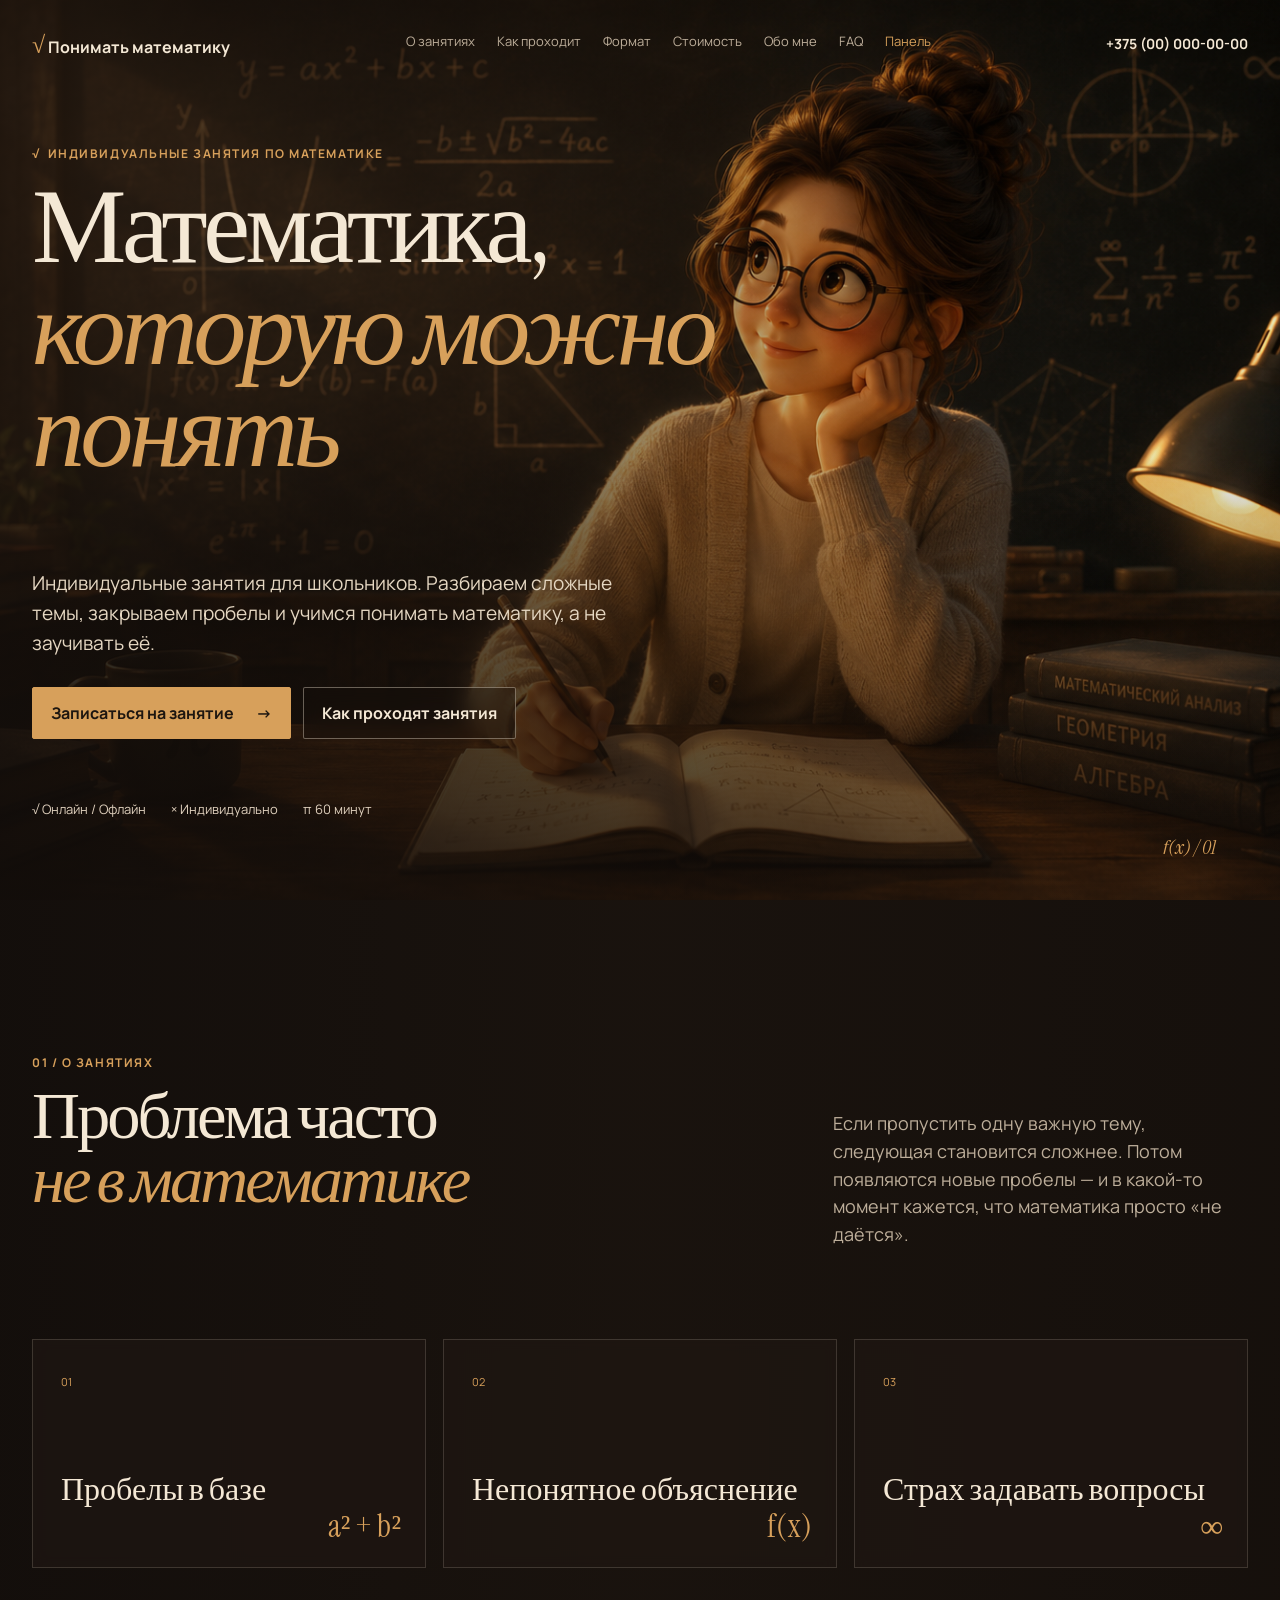
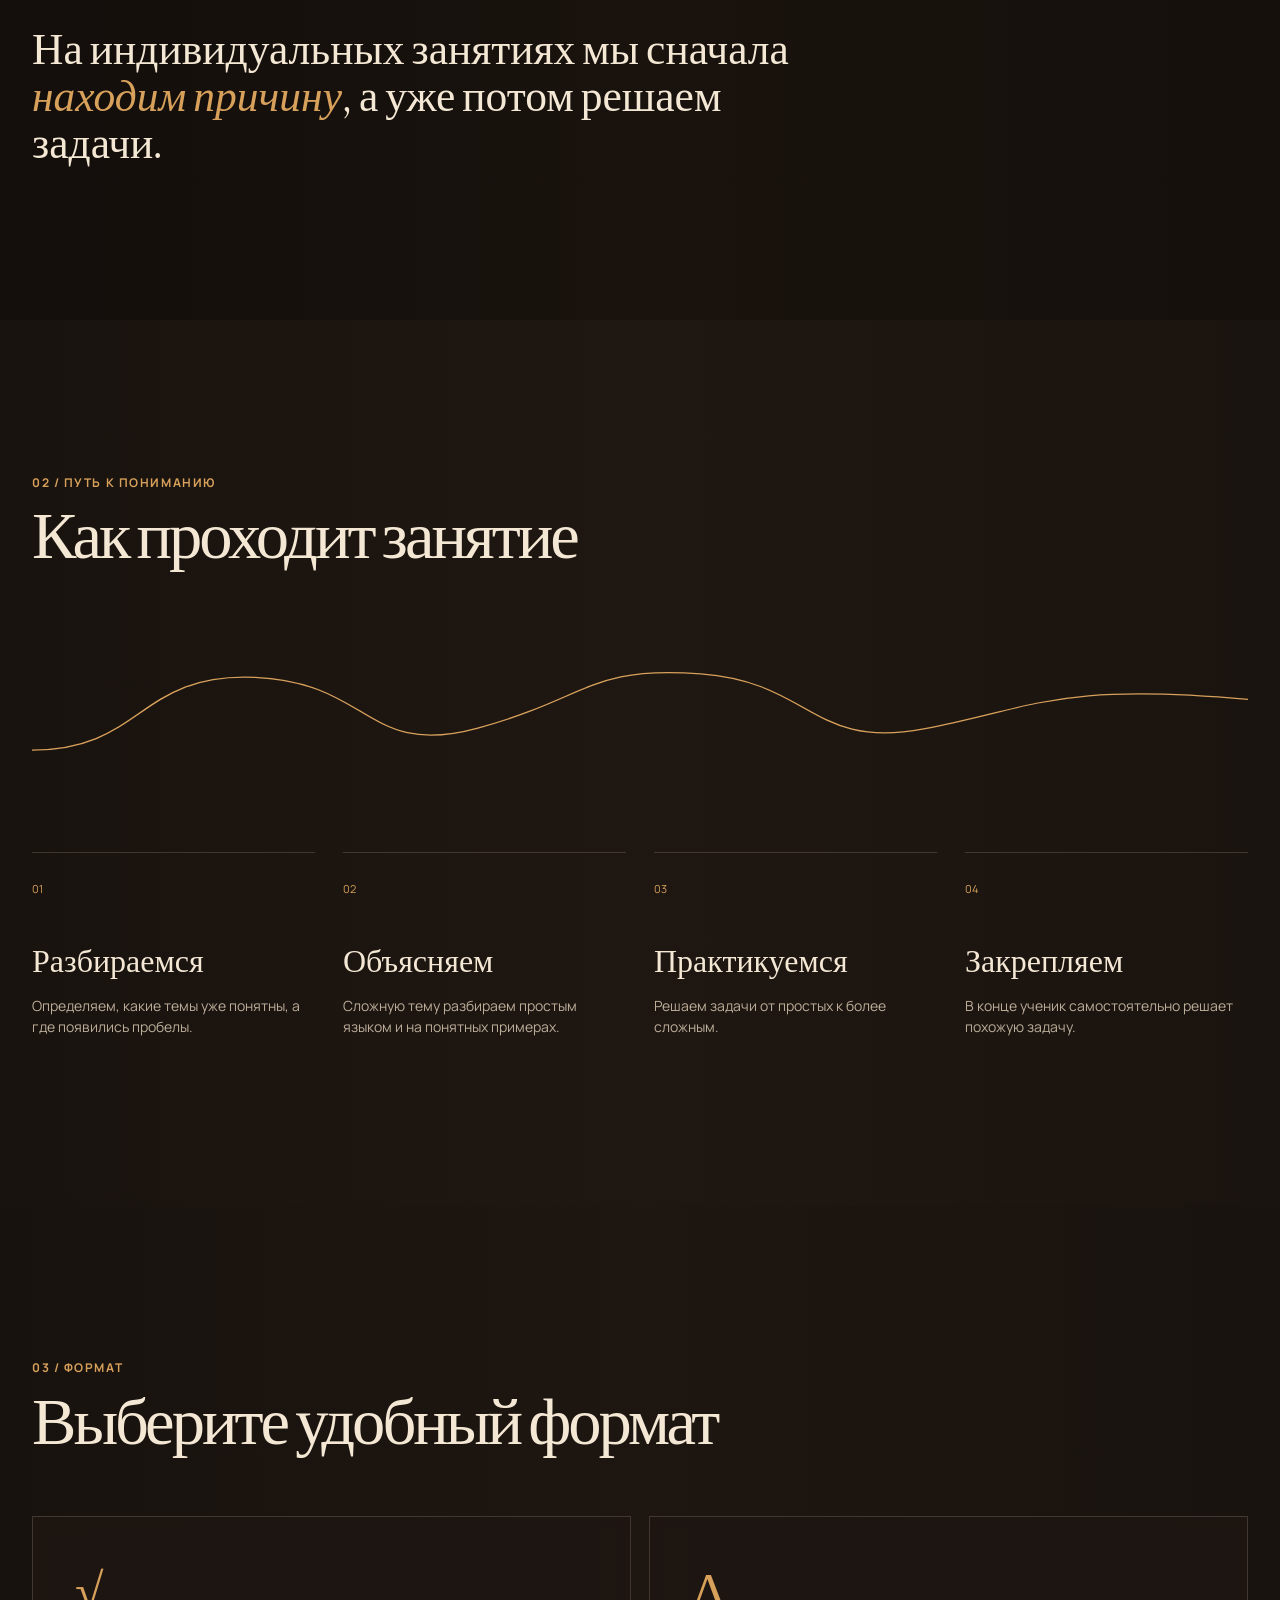
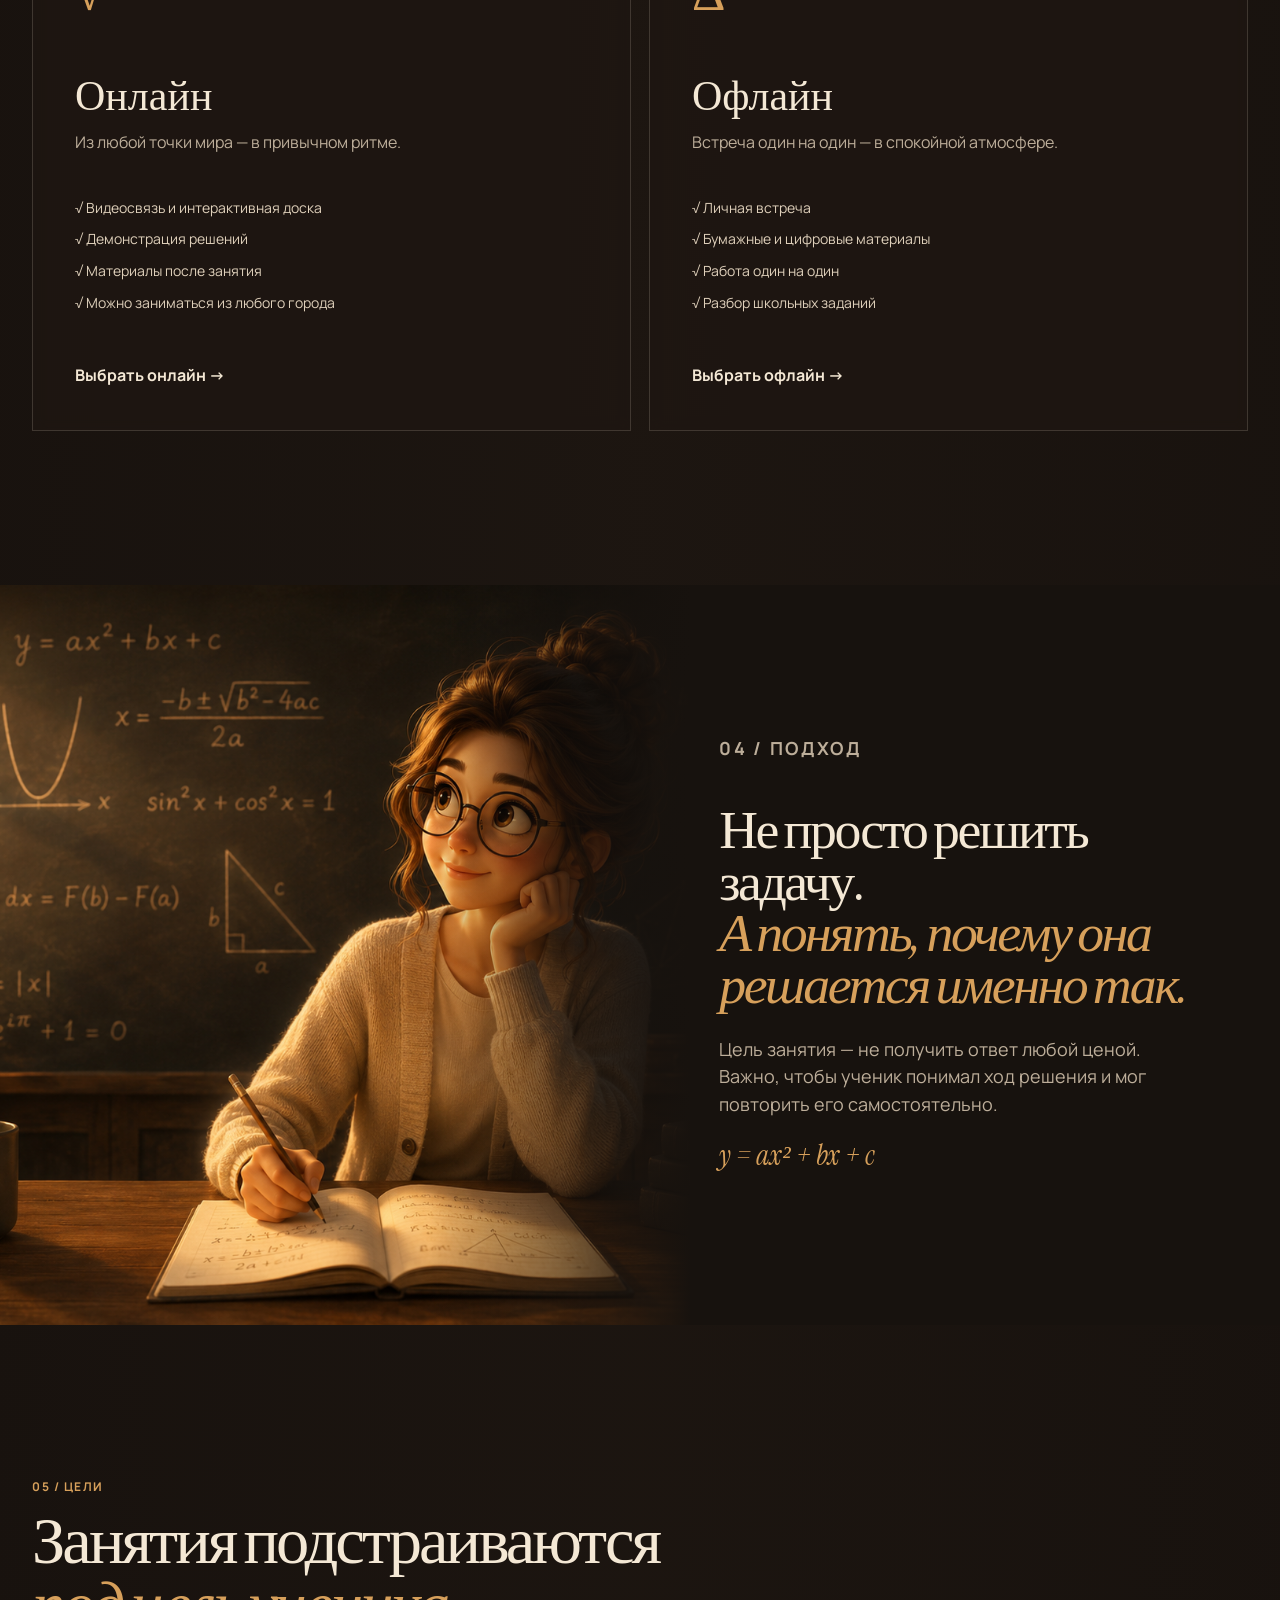
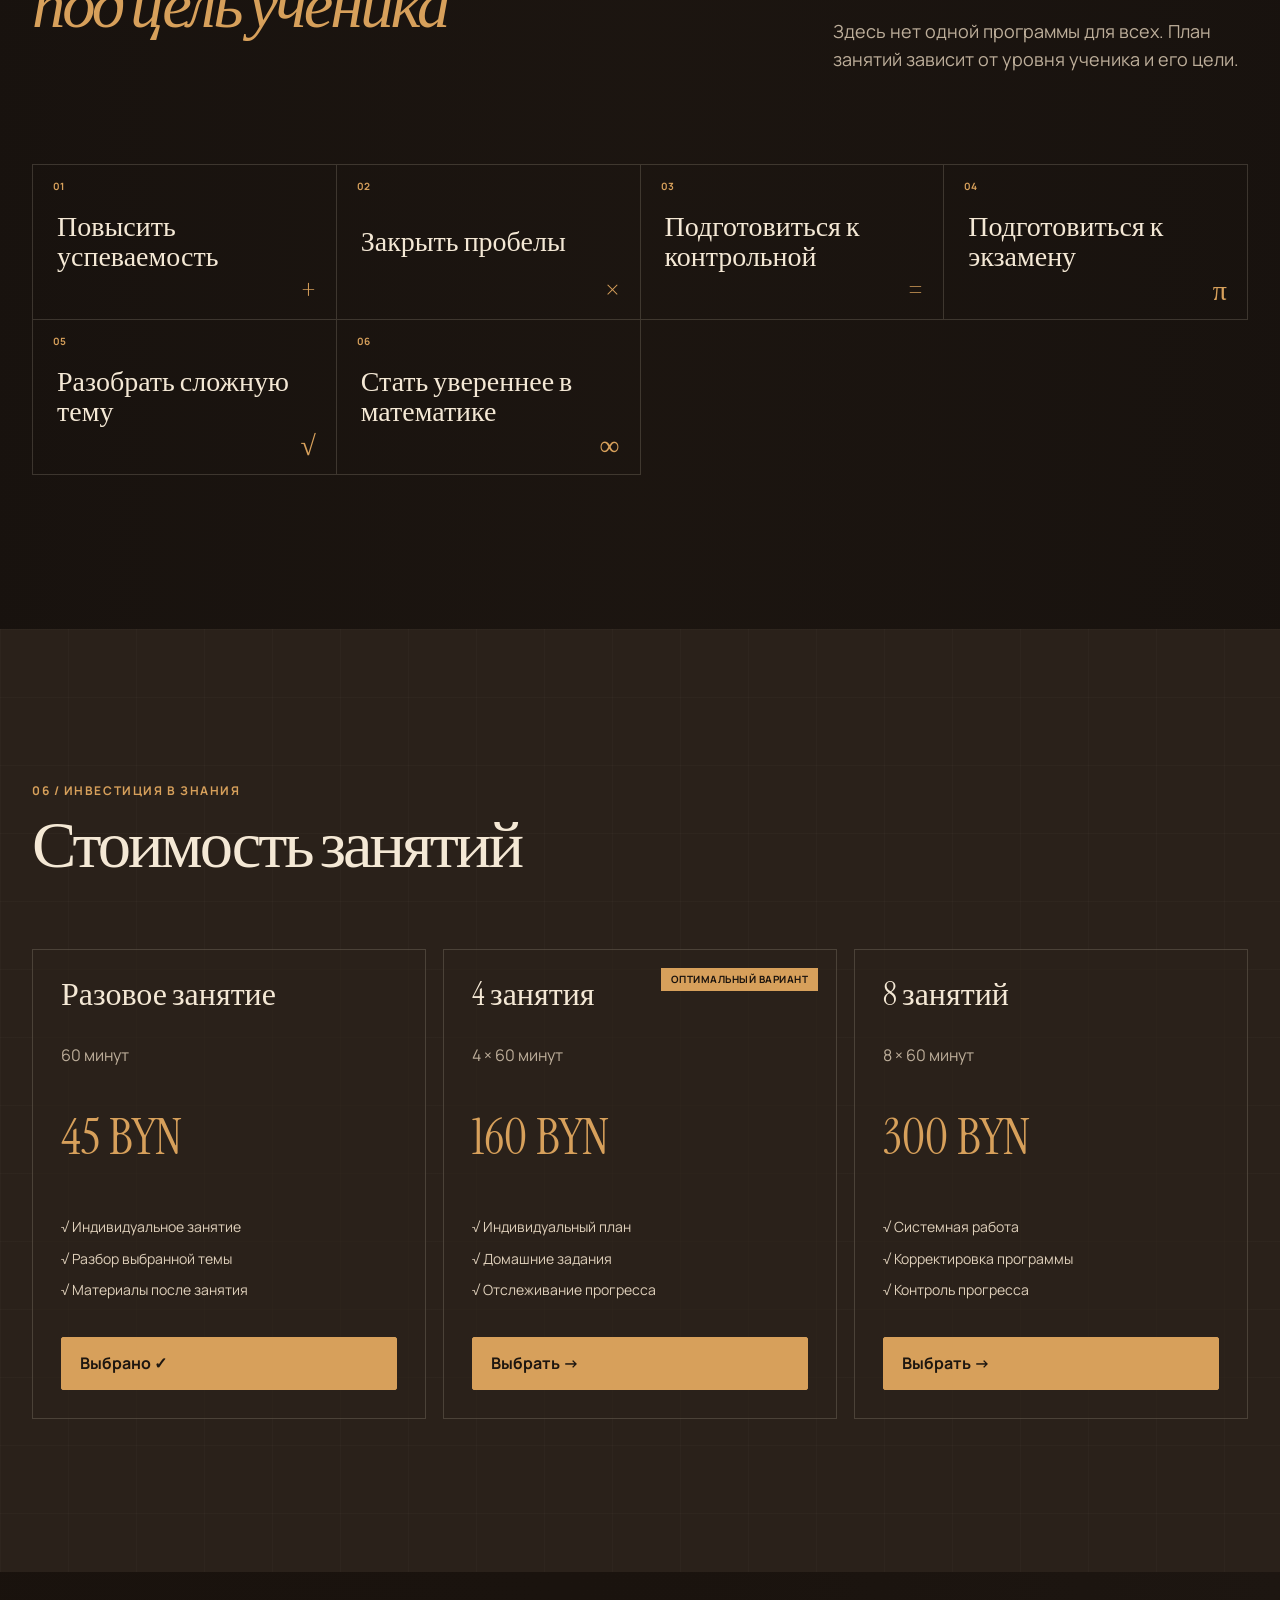
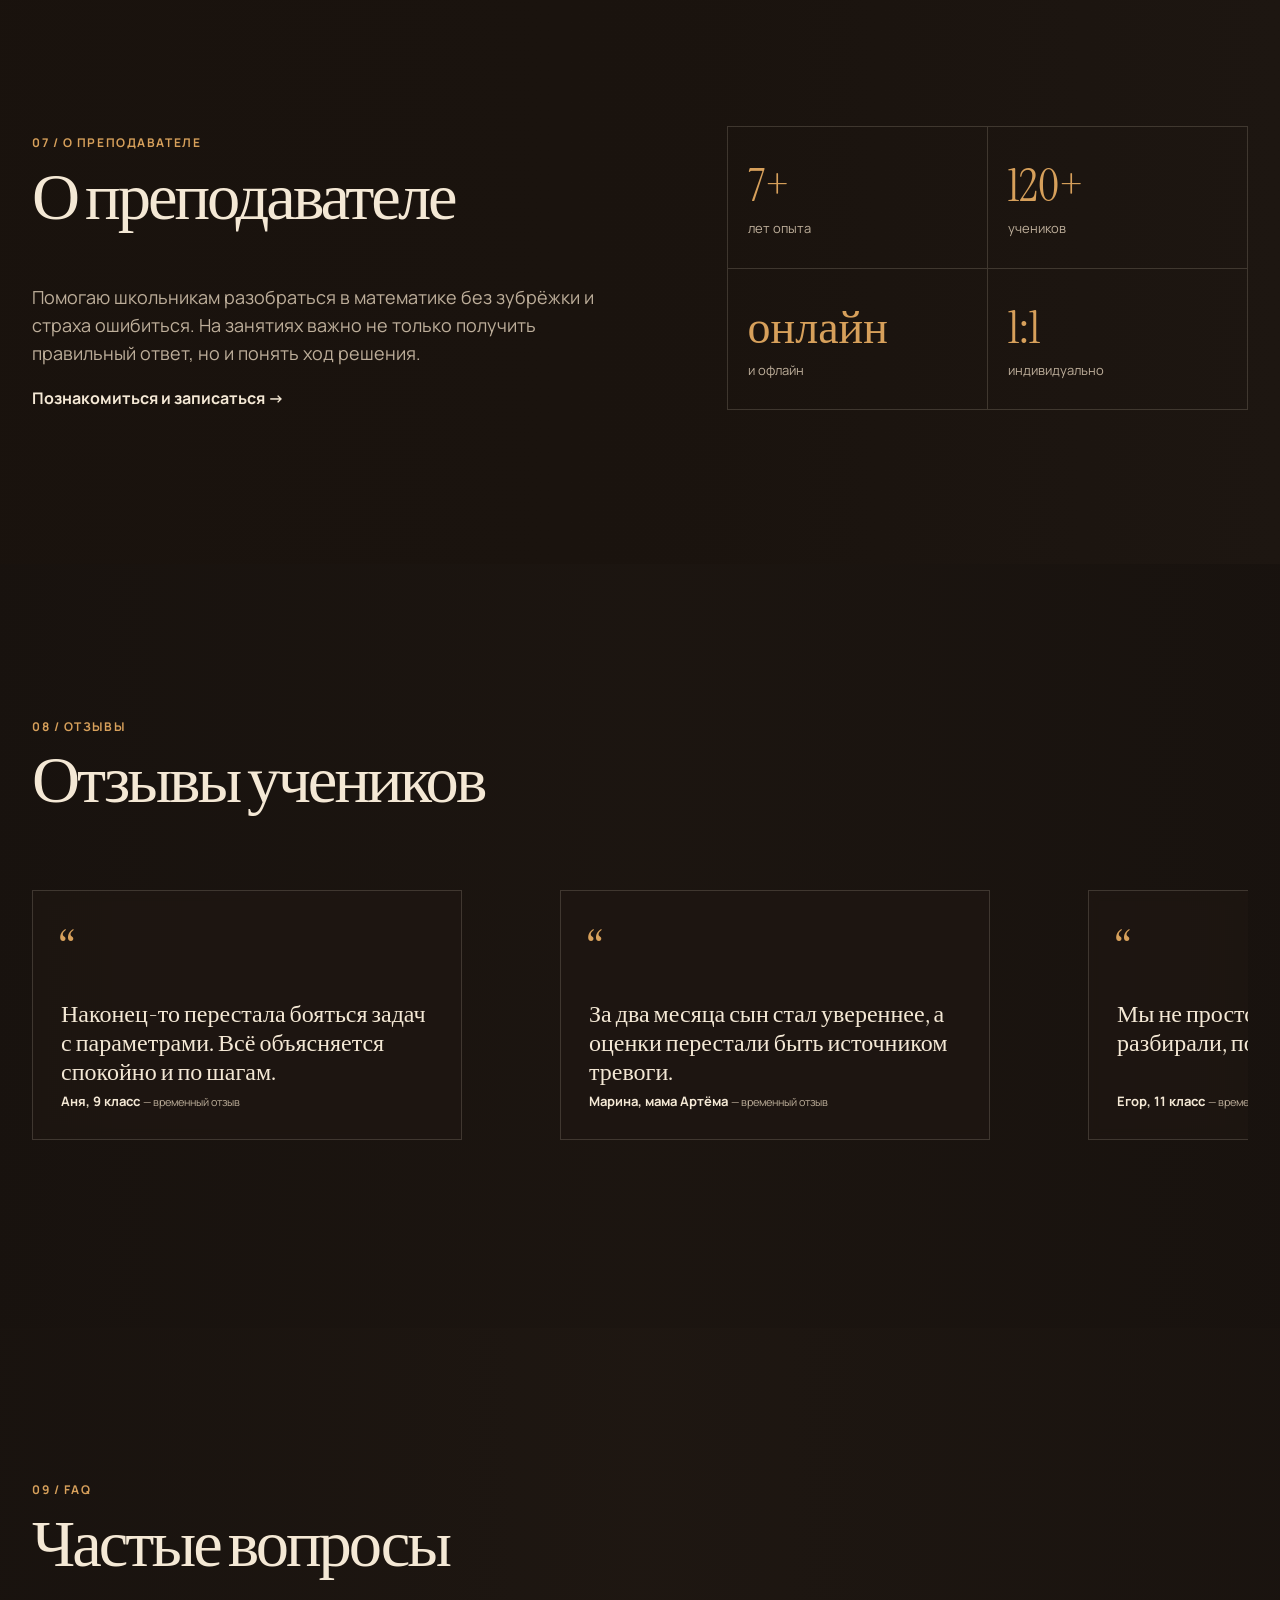
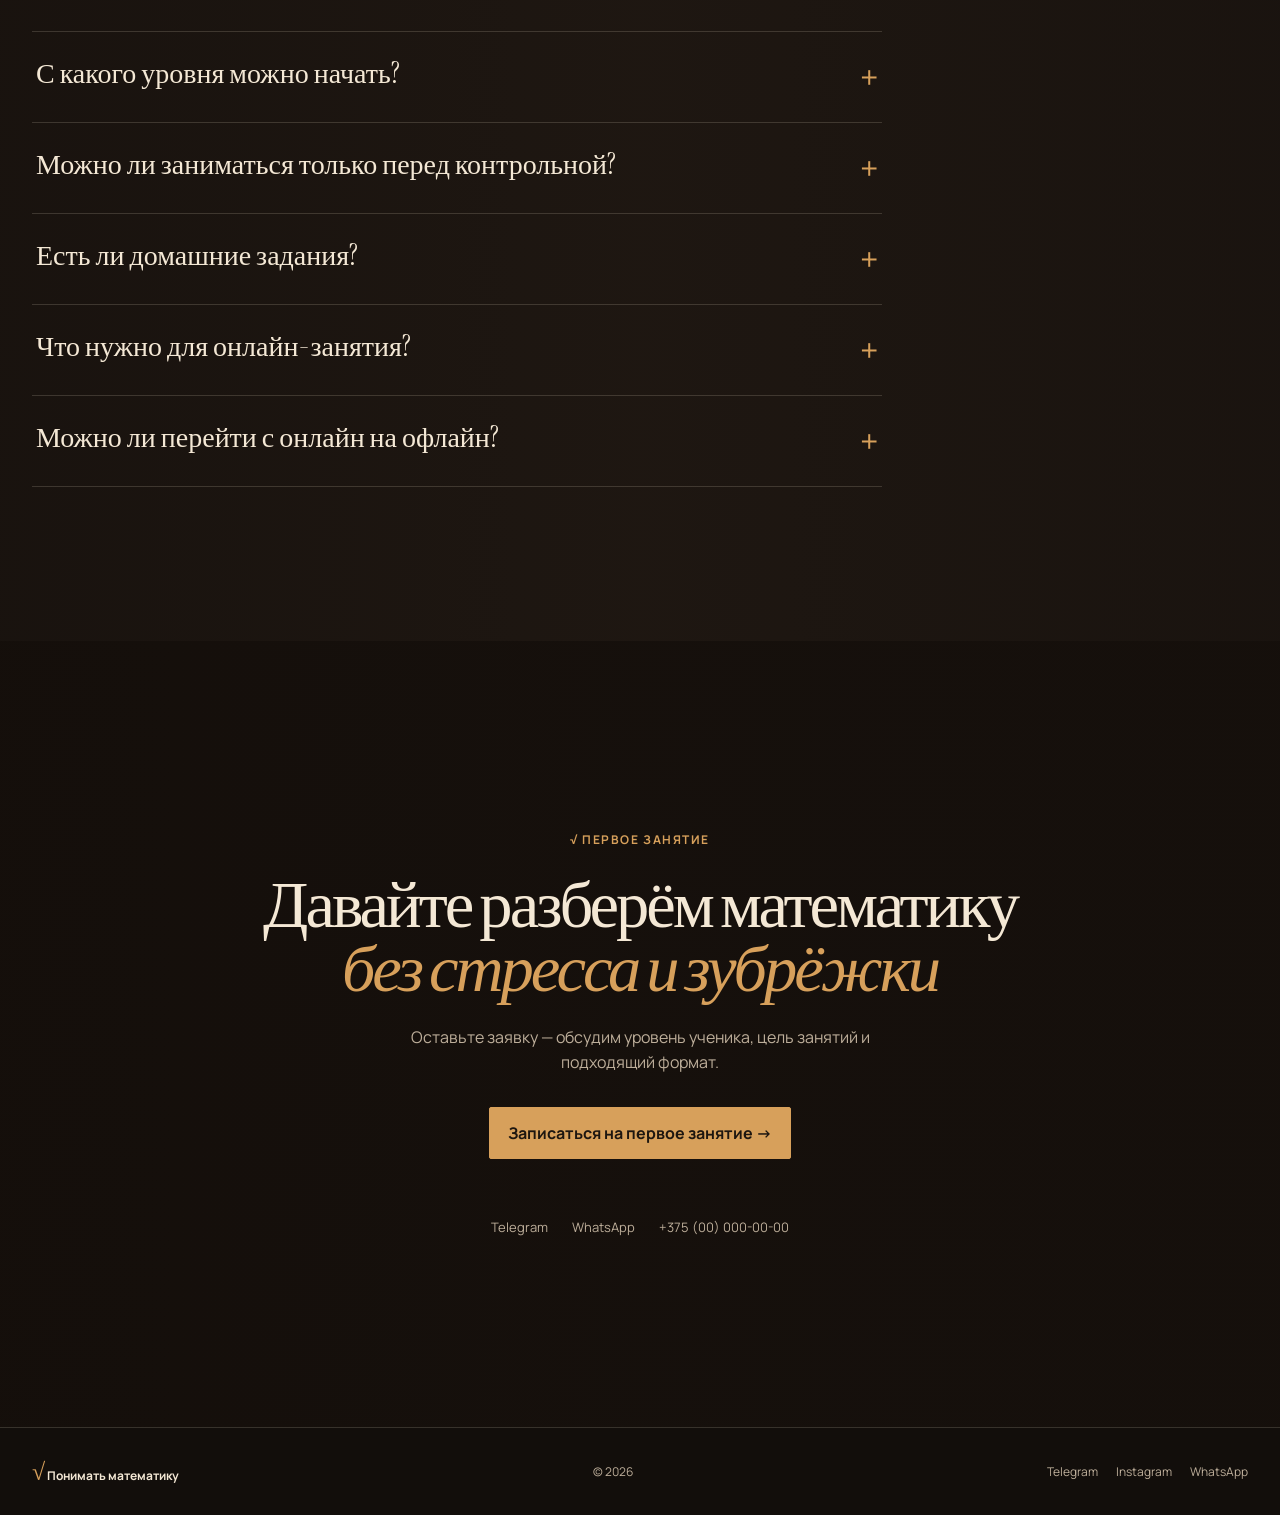
<file: index.html>
<!doctype html>
<html lang="ru">
<head>
  <meta charset="UTF-8">
  <meta name="viewport" content="width=device-width, initial-scale=1.0">
  <meta name="description" content="Индивидуальные занятия по математике для школьников">
  <title>Понимать математику — индивидуальные занятия</title>
  <link rel="icon" href="public/favicon.svg" type="image/svg+xml">
  <link rel="preconnect" href="https://fonts.googleapis.com">
  <link rel="preconnect" href="https://fonts.gstatic.com" crossorigin>
  <link href="https://fonts.googleapis.com/css2?family=Instrument+Serif:ital@0;1&family=Manrope:wght@400;500;600;700&display=swap" rel="stylesheet">
  <link rel="stylesheet" href="css/styles.css?v=20260831-4">
</head>
<body>
  <div class="math-cursor" aria-hidden="true"><span class="math-cursor-ring"></span><span class="math-cursor-symbol">√</span><span class="math-cursor-dot"></span></div>
  <header class="header" id="header">
    <a class="logo" href="#top"><i>√</i> <span class="site-name">Понимать математику</span></a>
    <nav class="nav" aria-label="Основная навигация"><a href="#about">О занятиях</a><a href="#process">Как проходит</a><a href="#format">Формат</a><a href="#price">Стоимость</a><a href="#tutor">Обо мне</a><a href="#faq">FAQ</a><a href="./admin.html" data-admin-link aria-label="Открыть панель управления">Панель</a></nav>
    <a class="header-phone" data-site-phone href="tel:+375000000000">+375 (00) 000-00-00</a>
    <button class="menu-toggle" aria-label="Открыть меню" aria-expanded="false"><span></span><span></span></button>
    <nav class="mobile-menu" aria-label="Мобильная навигация"><a href="#about">О занятиях</a><a href="#process">Как проходит</a><a href="#format">Формат</a><a href="#price">Стоимость</a><a href="#tutor">Обо мне</a><a href="#faq">FAQ</a><a href="./admin.html" data-admin-link aria-label="Открыть панель управления">Панель</a><a class="mobile-phone" data-site-phone href="tel:+375000000000">+375 (00) 000-00-00</a></nav>
  </header>

  <main>
    <section class="hero" id="top">
      <video autoplay muted loop playsinline preload="metadata" poster="public/tutor-portrait.png"><source src="public/hero-math.mp4" type="video/mp4"></video><div class="hero-overlay"></div>
      <div class="container"><p class="label">√ &nbsp;Индивидуальные занятия по математике</p><h1>Математика,<br><em>которую можно понять</em></h1><p class="hero-copy">Индивидуальные занятия для школьников. Разбираем сложные темы, закрываем пробелы и учимся понимать математику, а не заучивать её.</p><div class="actions"><button class="button js-open-modal">Записаться на занятие <span>→</span></button><a class="button button--ghost" href="#process">Как проходят занятия</a></div><div class="hero-meta"><span>√ Онлайн / Офлайн</span><span>× Индивидуально</span><span>π 60 минут</span></div></div><span class="hero-index">f(x) / 01</span>
    </section>

    <section class="section image-section about-bg" id="about" data-block-id="about"><div class="container"><p class="label">01 / О занятиях</p><div class="split"><h2>Проблема часто<br><em>не в математике</em></h2><p>Если пропустить одну важную тему, следующая становится сложнее. Потом появляются новые пробелы — и в какой-то момент кажется, что математика просто «не даётся».</p></div><div class="cards3"><article class="card problem-card"><span class="card-number">01</span><h3>Пробелы в базе</h3><b>a² + b²</b></article><article class="card problem-card"><span class="card-number">02</span><h3>Непонятное объяснение</h3><b>f(x)</b></article><article class="card problem-card"><span class="card-number">03</span><h3>Страх задавать вопросы</h3><b>∞</b></article></div><p class="closing">На индивидуальных занятиях мы сначала <em>находим причину</em>, а уже потом решаем задачи.</p></div></section>

    <section class="section process image-section process-bg" id="process" data-block-id="process"><div class="container"><p class="label">02 / Путь к пониманию</p><h2>Как проходит занятие</h2><svg class="curve" viewBox="0 0 1200 130" preserveAspectRatio="none" aria-hidden="true"><path d="M0,110 C110,110 105,18 220,24 S330,120 440,84 S550,10 660,20 S770,110 880,85 S1010,30 1200,50"></path></svg><div class="steps"><article class="step"><span class="card-number">01</span><h3>Разбираемся</h3><p>Определяем, какие темы уже понятны, а где появились пробелы.</p></article><article class="step"><span class="card-number">02</span><h3>Объясняем</h3><p>Сложную тему разбираем простым языком и на понятных примерах.</p></article><article class="step"><span class="card-number">03</span><h3>Практикуемся</h3><p>Решаем задачи от простых к более сложным.</p></article><article class="step"><span class="card-number">04</span><h3>Закрепляем</h3><p>В конце ученик самостоятельно решает похожую задачу.</p></article></div></div></section>

    <section class="section formats image-section formats-bg" id="format" data-block-id="format"><div class="container"><p class="label">03 / Формат</p><h2>Выберите удобный формат</h2><div class="format-grid"><article class="card format-card"><span class="symbol">√</span><h3>Онлайн</h3><p>Из любой точки мира — в привычном ритме.</p><ul><li>√ Видеосвязь и интерактивная доска</li><li>√ Демонстрация решений</li><li>√ Материалы после занятия</li><li>√ Можно заниматься из любого города</li></ul><button class="text-link js-open-modal">Выбрать онлайн →</button></article><article class="card format-card"><span class="symbol">Δ</span><h3>Офлайн</h3><p>Встреча один на один — в спокойной атмосфере.</p><ul><li>√ Личная встреча</li><li>√ Бумажные и цифровые материалы</li><li>√ Работа один на один</li><li>√ Разбор школьных заданий</li></ul><button class="text-link js-open-modal">Выбрать офлайн →</button></article></div></div></section>

    <section class="portrait" id="approach" data-block-id="approach"><div class="portrait-media"><img src="public/tutor-portrait.png" alt="Преподаватель математики у доски с формулами"></div><div class="portrait-copy"><p class="label">04 / Подход</p><h2>Не просто решить задачу.<br><em>А понять, почему она решается именно так.</em></h2><p>Цель занятия — не получить ответ любой ценой. Важно, чтобы ученик понимал ход решения и мог повторить его самостоятельно.</p><div class="formula">y = ax² + bx + c</div></div></section>

    <section class="section image-section goals-bg" id="goals" data-block-id="goals"><div class="container"><p class="label">05 / Цели</p><div class="split"><h2>Занятия подстраиваются<br><em>под цель ученика</em></h2><p>Здесь нет одной программы для всех. План занятий зависит от уровня ученика и его цели.</p></div><div class="goal-grid"><div><small>01</small>Повысить успеваемость<b>+</b></div><div><small>02</small>Закрыть пробелы<b>×</b></div><div><small>03</small>Подготовиться к контрольной<b>=</b></div><div><small>04</small>Подготовиться к экзамену<b>π</b></div><div><small>05</small>Разобрать сложную тему<b>√</b></div><div><small>06</small>Стать увереннее в математике<b>∞</b></div></div></div></section>

    <section class="section pricing" id="price" data-block-id="price"><div class="container"><p class="label">06 / Инвестиция в знания</p><h2>Стоимость занятий</h2><div class="price-grid"><article class="card price-card" data-plan-id="single"><h3>Разовое занятие</h3><p class="muted">60 минут</p><strong>45 BYN</strong><ul><li>√ Индивидуальное занятие</li><li>√ Разбор выбранной темы</li><li>√ Материалы после занятия</li></ul><button class="button js-open-modal">Записаться →</button></article><article class="card price-card" data-plan-id="four"><span class="badge">Оптимальный вариант</span><h3>4 занятия</h3><p class="muted">4 × 60 минут</p><strong>160 BYN</strong><ul><li>√ Индивидуальный план</li><li>√ Домашние задания</li><li>√ Отслеживание прогресса</li></ul><button class="button js-open-modal">Выбрать →</button></article><article class="card price-card" data-plan-id="eight"><h3>8 занятий</h3><p class="muted">8 × 60 минут</p><strong>300 BYN</strong><ul><li>√ Системная работа</li><li>√ Корректировка программы</li><li>√ Контроль прогресса</li></ul><button class="button js-open-modal">Выбрать →</button></article></div></div></section>

    <section class="section tutor image-section tutor-bg" id="tutor" data-block-id="tutor"><div class="container tutor-grid"><div><p class="label">07 / О преподавателе</p><h2>О преподавателе</h2><p class="large-copy">Помогаю школьникам разобраться в математике без зубрёжки и страха ошибиться. На занятиях важно не только получить правильный ответ, но и понять ход решения.</p><button class="text-link js-open-modal">Познакомиться и записаться →</button></div><div class="stats"><div><strong>7+</strong><span>лет опыта</span></div><div><strong>120+</strong><span>учеников</span></div><div><strong>онлайн</strong><span>и офлайн</span></div><div><strong>1:1</strong><span>индивидуально</span></div></div></div></section>

    <section class="section reviews image-section reviews-bg" id="reviews" data-block-id="reviews"><div class="container"><p class="label">08 / Отзывы</p><h2>Отзывы учеников</h2><div class="reviews-row"><figure class="card review"><div class="quote">“</div><blockquote>Наконец-то перестала бояться задач с параметрами. Всё объясняется спокойно и по шагам.</blockquote><figcaption>Аня, 9 класс <small>— временный отзыв</small></figcaption></figure><figure class="card review"><div class="quote">“</div><blockquote>За два месяца сын стал увереннее, а оценки перестали быть источником тревоги.</blockquote><figcaption>Марина, мама Артёма <small>— временный отзыв</small></figcaption></figure><figure class="card review"><div class="quote">“</div><blockquote>Мы не просто решали варианты, а разбирали, почему именно так.</blockquote><figcaption>Егор, 11 класс <small>— временный отзыв</small></figcaption></figure></div><div class="reviews-dots" aria-label="Навигация по отзывам"><button class="review-dot" type="button" data-review-index="0" aria-label="Показать первый отзыв" aria-current="true"></button><button class="review-dot" type="button" data-review-index="1" aria-label="Показать второй отзыв"></button><button class="review-dot" type="button" data-review-index="2" aria-label="Показать третий отзыв"></button></div></div></section>

    <section class="section faq image-section faq-bg" id="faq" data-block-id="faq"><div class="container"><p class="label">09 / FAQ</p><h2>Частые вопросы</h2><div class="faq-list"><article class="faq-item"><button class="faq-question">С какого уровня можно начать?<span>+</span></button><div class="faq-answer"><div><p>Начать можно с любого уровня. На первой встрече спокойно определим, что уже получается и с чего лучше двигаться дальше.</p></div></div></article><article class="faq-item"><button class="faq-question">Можно ли заниматься только перед контрольной?<span>+</span></button><div class="faq-answer"><div><p>Да. Формат и количество занятий подбираются под вашу задачу — без обязательной долгой программы.</p></div></div></article><article class="faq-item"><button class="faq-question">Есть ли домашние задания?<span>+</span></button><div class="faq-answer"><div><p>При необходимости — да. Объём зависит от цели, графика и текущей нагрузки ученика.</p></div></div></article><article class="faq-item"><button class="faq-question">Что нужно для онлайн-занятия?<span>+</span></button><div class="faq-answer"><div><p>Компьютер или планшет, стабильный интернет и спокойное место для работы.</p></div></div></article><article class="faq-item"><button class="faq-question">Можно ли перейти с онлайн на офлайн?<span>+</span></button><div class="faq-answer"><div><p>Да, формат можно изменить, если это удобно обеим сторонам.</p></div></div></article></div></div></section>

    <section class="final image-section final-bg" id="final" data-block-id="final"><div class="container"><p class="label">√ Первое занятие</p><h2>Давайте разберём математику<br><em>без стресса и зубрёжки</em></h2><p>Оставьте заявку — обсудим уровень ученика, цель занятий и подходящий формат.</p><button class="button js-open-modal">Записаться на первое занятие →</button><div class="contacts"><a href="#contact">Telegram</a><a href="#contact">WhatsApp</a><a href="tel:+375000000000">+375 (00) 000-00-00</a></div></div></section>
  </main>

  <footer id="contact"><div class="container"><span class="logo"><i>√</i> <span class="site-name">Понимать математику</span></span><span>© 2026</span><div class="links"><a href="#contact">Telegram</a><a href="#contact">Instagram</a><a href="#contact">WhatsApp</a></div></div></footer>

  <div class="modal-backdrop" id="booking-modal" role="dialog" aria-modal="true" aria-labelledby="modal-title"><div class="modal"><button class="modal-close" aria-label="Закрыть">×</button><form id="booking-form"><p class="label">Первое занятие</p><h2 id="modal-title">Давайте познакомимся</h2><p class="muted">Оставьте контакты, и мы подберём удобное время.</p><label class="selected-plan-field" for="selected-plan-select">Выберите тариф<select id="selected-plan-select" name="plan"></select></label><div class="form-grid"><label>Имя<input name="name" placeholder="Как к вам обращаться" required></label><label>Класс ученика<input name="grade" placeholder="Например, 8 класс" required></label><label class="full">Телефон / Telegram<input name="contact" placeholder="+375… или @username" required></label><label>Формат<select name="format"><option>Онлайн</option><option>Офлайн</option></select></label><label>Цель<select name="goal"><option>Повысить успеваемость</option><option>Закрыть пробелы</option><option>Подготовка к экзамену</option><option>Другое</option></select></label><label class="full">Комментарий<textarea name="comment" placeholder="Расскажите немного о задаче"></textarea></label></div><p class="form-error">Заполните имя, класс и контакт для связи.</p><button class="button" type="submit">Отправить заявку →</button></form><div class="success"><div class="check">√</div><h2>Заявка принята</h2><p class="muted">Спасибо! Мы получили вашу заявку и скоро свяжемся с вами.</p><button class="button js-close-modal">Готово</button></div></div></div>

  <script src="js/content-store.js?v=20260831-3"></script>
  <script src="js/main.js?v=20260831-3" defer></script>
</body>
</html>
</file>
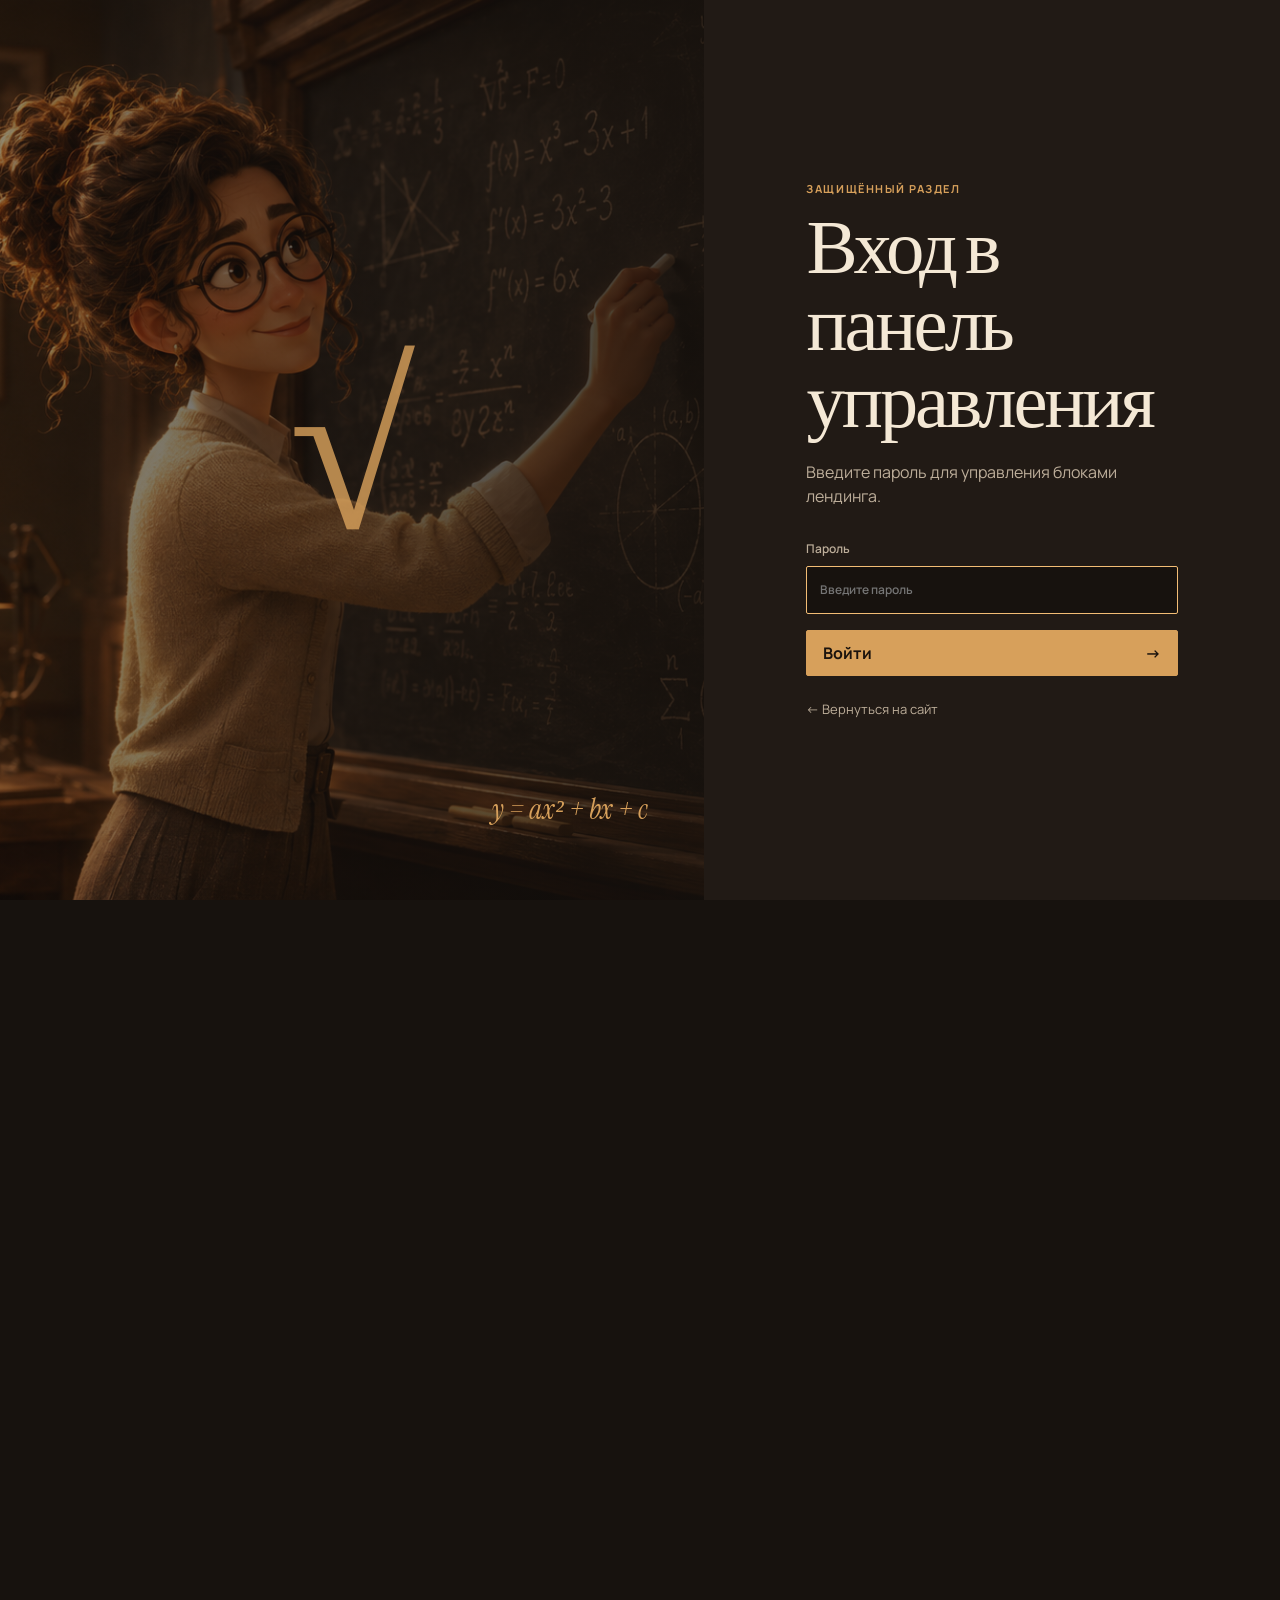
<file: admin.html>
<!doctype html>
<html lang="ru">
<head>
  <meta charset="UTF-8">
  <meta name="viewport" content="width=device-width, initial-scale=1.0">
  <meta name="description" content="Управление блоками лендинга преподавателя математики">
  <title>Управление лендингом</title>
  <link rel="icon" href="public/favicon.svg" type="image/svg+xml">
  <link rel="preconnect" href="https://fonts.googleapis.com">
  <link rel="preconnect" href="https://fonts.gstatic.com" crossorigin>
  <link href="https://fonts.googleapis.com/css2?family=Instrument+Serif:ital@0;1&family=Manrope:wght@400;500;600;700&display=swap" rel="stylesheet">
  <link rel="stylesheet" href="css/admin.css?v=20260830-1">
</head>
<body class="admin-locked" data-styleseed-recipe="enterprise-workbench">
  <section class="auth-screen" id="auth-screen" aria-labelledby="auth-title">
    <div class="auth-visual" aria-hidden="true"><span>√</span><div>y = ax² + bx + c</div></div>
    <form class="auth-card" id="login-form">
      <p class="eyebrow">Защищённый раздел</p>
      <h1 id="auth-title">Вход в панель управления</h1>
      <p>Введите пароль для управления блоками лендинга.</p>
      <label>Пароль<input name="password" type="password" inputmode="numeric" autocomplete="current-password" required autofocus placeholder="Введите пароль"></label>
      <p class="auth-error" id="login-error" hidden>Неверный пароль. Попробуйте ещё раз.</p>
      <button class="control control--primary" type="submit">Войти <span>→</span></button>
      <a href="index.html">← Вернуться на сайт</a>
    </form>
  </section>
  <header class="admin-header">
    <a class="admin-brand" href="index.html"><i>√</i><span><b class="admin-site-name">Понимать математику</b><small>Панель управления</small></span></a>
    <div class="header-actions"><a class="control control--ghost" href="index.html">← Открыть сайт</a><button class="control control--ghost" id="logout-button">Выйти</button><button class="control control--primary" id="add-block">Добавить блок <span>+</span></button></div>
  </header>

  <main class="admin-shell">
    <aside class="admin-sidebar" aria-label="Разделы админ-панели">
      <a class="sidebar-link active" href="#blocks"><span>01</span> Блоки лендинга</a>
      <a class="sidebar-link" href="#site-settings"><span>02</span> Название и стикер</a>
      <a class="sidebar-link" href="#access"><span>03</span> Доступ</a>
      <a class="sidebar-link" href="#help"><span>04</span> Как это работает</a>
      <div class="sidebar-note"><strong>Локальная CMS</strong><p>Изменения сохраняются в этом браузере и сразу отображаются на лендинге.</p></div>
    </aside>

    <div class="admin-content">
      <section class="admin-hero" id="blocks">
        <div><p class="eyebrow">Управление содержимым</p><h1>Блоки лендинга</h1><p>Редактируйте, удаляйте, добавляйте и меняйте порядок секций. Сетка автоматически перераспределяется после каждого изменения.</p></div>
        <div class="hero-metric"><span id="block-count">0</span><small>активных блоков</small></div>
      </section>

      <section class="site-settings-panel" id="site-settings">
        <div><p class="eyebrow">Общие настройки</p><h2>Название, телефон и стикер</h2><p>Название меняется во всех логотипах, телефон — в шапке сайта. Стикер можно убрать или перенести на любой тариф.</p></div>
        <form id="site-settings-form">
          <label>Название сайта<input name="siteName" required maxlength="60"></label>
          <label class="settings-wide">Телефон в шапке<input name="sitePhone" inputmode="tel" required maxlength="30" placeholder="+375 (29) 000-00-00"></label>
          <label>Стикер на тарифе<select name="priceBadgePlan"><option value="">Без стикера</option><option value="single">Разовое занятие</option><option value="four">4 занятия</option><option value="eight">8 занятий</option></select></label>
          <label>Текст стикера<input name="priceBadgeText" maxlength="40" placeholder="Оптимальный вариант"></label>
          <button class="control control--primary" type="submit">Сохранить настройки</button>
        </form>
      </section>

      <section class="toolbar" aria-label="Панель действий">
        <div class="search-wrap"><label for="block-search">Поиск по блокам</label><input id="block-search" type="search" placeholder="Например, стоимость"></div>
        <div class="toolbar-actions"><button class="control control--ghost" id="reset-blocks">Вернуть исходные</button><button class="control control--primary" id="add-block-secondary">Новый блок <span>+</span></button></div>
      </section>

      <div class="block-grid" id="block-list" aria-live="polite"></div>
      <div class="empty-state" id="empty-state" hidden><span>Σ</span><h2>Блоков пока нет</h2><p>Добавьте первый блок — он сразу появится на лендинге.</p><button class="control control--primary" id="empty-add">Добавить блок</button></div>

      <section class="access-panel" id="access"><div><p class="eyebrow">Настройки доступа</p><h2>Изменить пароль панели управления</h2><p>После смены используйте новый пароль при следующем входе в панель.</p></div><form id="password-form"><label>Текущий пароль<input name="currentPassword" type="password" autocomplete="current-password" required></label><label>Новый пароль<input name="newPassword" type="password" autocomplete="new-password" minlength="4" required></label><label>Повторите пароль<input name="confirmPassword" type="password" autocomplete="new-password" minlength="4" required></label><p class="password-message" id="password-message" hidden></p><button class="control control--primary" type="submit">Сохранить новый пароль</button></form></section>

      <section class="help-panel" id="help"><p class="eyebrow">Подсказка</p><h2>Контакты работают автоматически</h2><div class="help-grid"><div><strong>Телефон</strong><p>Введите номер в любом привычном формате. На лендинге он станет ссылкой для звонка.</p></div><div><strong>Ссылка</strong><p>Добавьте адрес страницы и подпись. После сохранения ссылка будет кликабельной.</p></div><div><strong>Порядок</strong><p>Кнопки со стрелками перемещают блок. После удаления остальные равномерно занимают сетку.</p></div></div></section>
    </div>
  </main>

  <div class="editor-backdrop" id="block-editor" role="dialog" aria-modal="true" aria-labelledby="editor-title">
    <form class="editor-panel" id="block-form">
      <div class="editor-head"><div><p class="eyebrow">Редактор блока</p><h2 id="editor-title">Новый блок</h2></div><button type="button" class="icon-control editor-close" aria-label="Закрыть">×</button></div>
      <input type="hidden" name="id">
      <div class="editor-fields">
        <label>Метка блока<input name="label" placeholder="10 / Новый блок"></label>
        <label>Заголовок<input name="title" required placeholder="Заголовок блока"></label>
        <label class="field-wide">Описание<textarea name="description" required placeholder="Коротко опишите содержание блока"></textarea></label>
        <label>Телефон<input name="phone" inputmode="tel" placeholder="+375 (29) 000-00-00"></label>
        <label>Фон<select name="background"></select></label>
        <label>Текст ссылки<input name="linkText" placeholder="Подробнее"></label>
        <label>Адрес ссылки<input name="linkUrl" type="url" placeholder="https://example.com"></label>
      </div>
      <p class="editor-error" id="editor-error" hidden></p>
      <div class="editor-actions"><button type="button" class="control control--ghost editor-close">Отмена</button><button type="submit" class="control control--primary">Сохранить изменения</button></div>
    </form>
  </div>

  <div class="toast" id="toast" role="status" aria-live="polite"></div>
  <script src="js/auth.js?v=20260830-1"></script>
  <script src="js/content-store.js?v=20260830-1"></script>
  <script src="js/admin.js?v=20260830-1" defer></script>
</body>
</html>
</file>
<file: css/styles.css>
:root{--bg:#1a1511;--bg2:#211a15;--surface:#2a211a;--cream:#f4e8d5;--muted:#bdae9a;--gold:#d7a05b;--line:rgba(244,232,213,.16);--serif:"Instrument Serif",Georgia,serif;--sans:"Manrope",sans-serif;--ease:cubic-bezier(.2,.8,.2,1)}
*{box-sizing:border-box}html{scroll-behavior:smooth}body{margin:0;background:var(--bg);color:var(--cream);font-family:var(--sans);line-height:1.55}body.menu-open,body.modal-open{overflow:hidden}button,input,select,textarea{font:inherit}button,a{cursor:pointer}a{color:inherit;text-decoration:none}.container{width:min(1280px,calc(100% - 64px));margin:auto}.section{padding:clamp(96px,12vw,176px) 0}.label{color:var(--gold);font-size:12px;font-weight:700;letter-spacing:.13em;text-transform:uppercase}.muted{color:var(--muted)}h1,h2,h3,p{margin-top:0}h1,h2,h3{font-weight:400}h1,h2{font-family:var(--serif);letter-spacing:-.045em;line-height:.96}h1{font-size:clamp(4rem,8.3vw,7.3rem);max-width:850px}h2{font-size:clamp(3rem,5.2vw,5rem);max-width:900px}h3{font-family:var(--serif);font-size:clamp(1.8rem,2.5vw,2.5rem);line-height:1.05}em{color:var(--gold);font-weight:400}.button{display:inline-flex;align-items:center;justify-content:space-between;gap:22px;min-height:51px;padding:13px 18px;border:1px solid var(--gold);border-radius:2px;background:var(--gold);color:#1d1610;font-weight:700;transition:.28s var(--ease)}.button:hover{background:#edb66e;transform:translateY(-2px)}.button--ghost{background:rgba(20,15,12,.35);border-color:rgba(244,232,213,.38);color:var(--cream);backdrop-filter:blur(10px)}.button--small{min-height:40px;padding:8px 14px;font-size:13px}.text-link{padding:0;border:0;background:none;color:var(--cream);font-weight:700}.header{position:fixed;z-index:20;top:0;left:0;width:100%;height:88px;display:flex;align-items:center;justify-content:space-between;padding:0 max(32px,calc((100vw - 1280px)/2));transition:.35s var(--ease)}.header.scrolled{height:68px;background:rgba(26,21,17,.82);border-bottom:1px solid var(--line);backdrop-filter:blur(14px)}.logo{border:0;background:none;color:var(--cream);font-weight:700;white-space:nowrap}.logo i{color:var(--gold);font:24px var(--serif);font-style:normal}.nav{display:flex;gap:22px}.nav a{color:var(--muted);font-size:13px}.nav a:hover{color:var(--cream)}.menu-toggle{display:none;width:42px;height:42px;border:1px solid var(--line);background:rgba(20,15,12,.3)}.menu-toggle span{display:block;width:18px;margin:5px auto;border-top:1px solid var(--cream)}.mobile-menu{display:none;position:fixed;z-index:19;inset:68px 12px auto;padding:24px;background:#231b15;border:1px solid var(--line)}.mobile-menu.open{display:grid;gap:15px}.mobile-menu a{color:var(--muted)}
.hero{position:relative;isolation:isolate;min-height:100svh;display:flex;align-items:end;padding:140px 0 76px;overflow:hidden}.hero video,.hero-overlay{position:absolute;z-index:-2;inset:0;width:100%;height:100%;object-fit:cover}.hero-overlay{z-index:-1;background:linear-gradient(90deg,rgba(18,13,10,.86),rgba(20,14,10,.52) 44%,rgba(18,12,8,.08) 78%),linear-gradient(0deg,rgba(17,12,9,.72),transparent 50%)}.hero-copy{max-width:580px;margin:28px 0;color:#e5d7c2;font-size:clamp(17px,1.5vw,20px)}.actions{display:flex;gap:12px;flex-wrap:wrap}.hero-meta{display:flex;gap:25px;margin-top:60px;color:#dfd0bd;font-size:13px}.hero-index{position:absolute;right:5vw;bottom:40px;color:var(--gold);font:italic 20px var(--serif)}
.split{display:grid;grid-template-columns:1.4fr .8fr;gap:76px;align-items:end}.split>p{max-width:560px;color:var(--muted);font-size:18px}.cards3,.price-grid{display:grid;grid-template-columns:repeat(auto-fit,minmax(280px,1fr));gap:17px;margin-top:72px}.card{position:relative;padding:28px;border:1px solid var(--line);background:rgba(42,33,26,.55);transition:.3s var(--ease)}.card:hover{transform:translateY(-5px);border-color:rgba(215,160,91,.75);box-shadow:inset 0 0 55px rgba(215,160,91,.07)}.card-number{color:var(--gold);font-size:11px}.problem-card{min-height:220px}.problem-card h3{margin-top:80px}.problem-card b{position:absolute;right:24px;bottom:20px;color:var(--gold);font:32px var(--serif)}.closing{max-width:820px;margin:58px 0 0;font:clamp(2rem,3.4vw,3.4rem)/1.08 var(--serif)}
.process{background:var(--surface)}.steps{display:grid;grid-template-columns:repeat(4,1fr);gap:28px;margin-top:78px}.step{border-top:1px solid var(--line);padding-top:22px}.step h3{margin:45px 0 16px}.step p{color:var(--muted);font-size:14px}.curve{width:100%;height:110px;margin-top:34px}.curve path{fill:none;stroke:var(--gold);stroke-width:1.5;stroke-dasharray:1450;animation:draw 4s var(--ease) both}
.formats{background:var(--bg2)}.format-grid{display:grid;grid-template-columns:1fr 1fr;gap:18px;margin-top:62px}.format-card{min-height:470px;padding:42px;display:flex;flex-direction:column}.format-card .symbol{color:var(--gold);font:52px var(--serif)}.format-card h3{margin:48px 0 12px;font-size:42px}.format-card>p{color:var(--muted)}ul{padding:0;list-style:none}.format-card li,.price-card li{margin:10px 0;color:#dfd0bb;font-size:14px}.format-card .text-link{position:static;align-self:flex-start;margin-top:auto;padding-top:24px}
.portrait{min-height:740px;display:grid;grid-template-columns:1.08fr .92fr;background:#17120e}.portrait-media{position:relative;overflow:hidden}.portrait-media img{width:100%;height:100%;object-fit:cover}.portrait-media:after{content:"";position:absolute;inset:0;background:linear-gradient(90deg,transparent 62%,#17120e)}.portrait-copy{display:flex;justify-content:center;flex-direction:column;padding:90px clamp(28px,7vw,110px) 90px 28px}.portrait-copy h2{margin:24px 0;font-size:clamp(2.8rem,4.2vw,4.6rem)}.portrait-copy>p{max-width:560px;color:var(--muted);font-size:18px}.formula{color:var(--gold);font:italic 28px var(--serif)}
.goal-grid{display:grid;grid-template-columns:repeat(auto-fit,minmax(250px,1fr));margin-top:72px;border-top:1px solid var(--line);border-left:1px solid var(--line)}.goal-grid div{position:relative;min-height:155px;display:flex;align-items:center;padding:24px;border-right:1px solid var(--line);border-bottom:1px solid var(--line);font:28px/1.08 var(--serif);transition:.25s}.goal-grid div:hover{background:rgba(215,160,91,.08)}.goal-grid small{position:absolute;top:14px;left:20px;color:var(--gold);font:700 10px var(--sans)}.goal-grid b{position:absolute;right:20px;bottom:13px;color:var(--gold);font-weight:400}.pricing{position:relative;background:var(--surface)}.pricing:before{content:"";position:absolute;inset:0;opacity:.15;background-image:linear-gradient(var(--line) 1px,transparent 1px),linear-gradient(90deg,var(--line) 1px,transparent 1px);background-size:68px 68px}.pricing .container{position:relative}.price-card{min-height:470px;display:flex;flex-direction:column}.price-card.featured{border-color:var(--line);background:rgba(42,33,26,.55);transform:none}.price-card strong{display:block;margin:20px 0;color:var(--gold);font:50px var(--serif)}.price-card ul{margin-bottom:auto}.badge{position:absolute;z-index:2;top:18px;right:18px;left:auto;padding:4px 10px;background:var(--gold);color:#19120d;font-size:10px;font-weight:700;text-transform:uppercase;letter-spacing:.05em}.price-card .button{width:100%}
.tutor{background:var(--bg2)}.tutor-grid{display:grid;grid-template-columns:1fr .9fr;gap:9vw;align-items:end}.large-copy{max-width:610px;color:var(--muted);font-size:18px}.stats{display:grid;grid-template-columns:1fr 1fr;border-top:1px solid var(--line);border-left:1px solid var(--line)}.stats div{padding:28px 20px;border-right:1px solid var(--line);border-bottom:1px solid var(--line)}.stats strong{display:block;color:var(--gold);font:46px var(--serif)}.stats span{color:var(--muted);font-size:13px}.reviews{background:var(--bg);overflow:hidden}.reviews-row{display:flex;gap:18px;margin-top:60px;overflow-x:auto;scroll-snap-type:x mandatory;overscroll-behavior-inline:contain;padding:2px 2px 18px;scrollbar-color:var(--gold) rgba(244,232,213,.08);scrollbar-width:thin}.review{flex:0 0 clamp(300px,40vw,430px);min-height:250px;display:flex;flex-direction:column;scroll-snap-align:start}.quote{color:var(--gold);font:52px var(--serif)}blockquote{margin:14px 0 auto;font:24px/1.2 var(--serif)}figcaption{font-size:13px;font-weight:700}figcaption small{color:var(--muted);font-weight:400}
.faq{background:var(--surface)}.faq-list{max-width:850px;margin-top:52px}.faq-item{border-top:1px solid var(--line)}.faq-item:last-child{border-bottom:1px solid var(--line)}.faq-question{width:100%;display:flex;justify-content:space-between;gap:20px;padding:23px 4px;border:0;background:none;color:var(--cream);text-align:left;font:clamp(20px,2.2vw,28px) var(--serif)}.faq-question span{color:var(--gold);font:32px var(--sans);transition:.25s}.faq-item.open .faq-question span{transform:rotate(45deg)}.faq-answer{display:grid;grid-template-rows:0fr;transition:grid-template-rows .35s var(--ease)}.faq-answer div{overflow:hidden;color:var(--muted);max-width:650px}.faq-answer p{padding-bottom:0}.faq-item.open .faq-answer{grid-template-rows:1fr}.faq-item.open .faq-answer p{padding-bottom:22px}
.final{padding:clamp(110px,15vw,190px) 0;text-align:center;background:radial-gradient(circle at 70% 42%,rgba(215,160,91,.2),transparent 32%),var(--bg)}.final h2{margin:24px auto}.final>div>p:not(.label){max-width:550px;margin:0 auto 32px;color:var(--muted)}.contacts{display:flex;justify-content:center;gap:24px;margin-top:58px;color:var(--muted);font-size:13px}footer{padding:28px 0;background:#120e0b;border-top:1px solid var(--line);color:var(--muted);font-size:12px}footer .container{display:flex;justify-content:space-between;gap:20px;align-items:center}footer .links{display:flex;gap:18px}
.modal-backdrop{display:none;position:fixed;z-index:50;inset:0;place-items:center;padding:20px;background:rgba(10,7,5,.8);backdrop-filter:blur(8px)}.modal-backdrop.open{display:grid}.modal{position:relative;width:min(650px,100%);max-height:92vh;overflow:auto;padding:clamp(28px,5vw,52px);background:#282018;border:1px solid rgba(215,160,91,.48);box-shadow:0 24px 80px rgba(0,0,0,.55)}.modal-close{position:absolute;right:18px;top:12px;border:0;background:none;color:var(--cream);font-size:32px}.modal h2{font-size:44px;margin:10px 0}.form-grid{display:grid;grid-template-columns:1fr 1fr;gap:15px;margin:27px 0}.form-grid label{color:var(--muted);font-size:12px}.form-grid label.full{grid-column:span 2}.form-grid input,.form-grid select,.form-grid textarea{display:block;width:100%;margin-top:6px;padding:12px;border:1px solid var(--line);border-radius:0;outline:0;background:#1c1611;color:var(--cream)}.form-grid input:focus,.form-grid select:focus,.form-grid textarea:focus{border-color:var(--gold)}textarea{min-height:78px;resize:vertical}.form-error{display:none;color:#e9997d;font-size:12px}.success{display:none;text-align:center;padding:30px 0}.success .check{color:var(--gold);font:70px var(--serif)}
.math-cursor{display:none;position:fixed;z-index:9999;left:0;top:0;width:34px;height:34px;pointer-events:none;opacity:0;transform:translate3d(-100px,-100px,0);transition:opacity .15s ease}.math-cursor.visible{opacity:1}.math-cursor-ring{position:absolute;inset:0;border:1px solid rgba(244,232,213,.42);border-radius:50%;transform:scale(.15);opacity:0;transition:.22s var(--ease)}.math-cursor-symbol{position:absolute;left:8px;top:-1px;color:#ffd08b;font:700 30px/1 var(--serif);text-shadow:0 1px 6px rgba(0,0,0,.9),0 0 12px rgba(215,160,91,.55);transition:.18s var(--ease)}.math-cursor.hover-link .math-cursor-symbol{transform:scale(1.22)}.math-cursor.hover-action .math-cursor-symbol{transform:rotate(9deg) scale(1.08)}.math-cursor.hover-card .math-cursor-ring{opacity:1;transform:scale(1)}.math-cursor-dot{position:absolute;left:16px;top:28px;width:3px;height:3px;border-radius:50%;background:#fff3df;box-shadow:0 0 6px #fff3df}
@keyframes draw{from{stroke-dashoffset:1450}to{stroke-dashoffset:0}}
@media(pointer:fine){.math-cursor{display:block}html.custom-cursor body,html.custom-cursor a,html.custom-cursor button{cursor:none}}
@media(max-width:850px){.container{width:min(100% - 40px,650px)}.header{height:70px;padding:0 20px}.nav,.header>.button{display:none}.menu-toggle{display:block}.split,.tutor-grid{grid-template-columns:1fr;gap:28px}.cards3,.steps{grid-template-columns:1fr 1fr}.format-card{padding:30px}.portrait{grid-template-columns:1fr;min-height:auto}.portrait-media{height:470px}.portrait-media:after{background:linear-gradient(0deg,#17120e,transparent 42%)}.portrait-copy{padding:64px 20px 82px}.goal-grid{grid-template-columns:1fr 1fr}.price-grid{grid-template-columns:1fr}.price-card.featured{transform:none}.reviews-row{display:flex;overflow-x:auto;scroll-snap-type:x mandatory}.review{min-width:285px;scroll-snap-align:start}.hero-meta{flex-wrap:wrap}.section{padding:90px 0}}
@media(max-width:520px){h1{font-size:clamp(3.2rem,13vw,4.1rem)}h2{font-size:clamp(2.7rem,11vw,3.4rem)}.hero{padding:128px 0 38px}.hero video{object-position:61% center}.hero-overlay{background:linear-gradient(90deg,rgba(18,13,10,.86),rgba(20,14,10,.35)),linear-gradient(0deg,rgba(17,12,9,.88),transparent 58%)}.hero-index{display:none}.actions{display:grid}.cards3,.steps,.format-grid,.goal-grid{grid-template-columns:1fr}.problem-card{min-height:160px}.problem-card h3{margin-top:45px}.format-card{min-height:440px}.portrait-media{height:340px}.form-grid{grid-template-columns:1fr}.form-grid label.full{grid-column:auto}footer .container{flex-wrap:wrap}.contacts{gap:14px}}
@media(prefers-reduced-motion:reduce){*,*:before,*:after{animation-duration:.01ms!important;transition-duration:.01ms!important;scroll-behavior:auto!important}.hero video{display:none}.hero{background:linear-gradient(110deg,#1a1511,#50341d)}}

/* Локальные изображения образуют единый кинематографичный фон секций. */
.image-section{position:relative;background-size:cover;background-position:center;background-repeat:no-repeat;background-attachment:fixed;isolation:isolate}
.image-section::before{content:"";position:absolute;z-index:-1;inset:0;background:linear-gradient(90deg,rgba(19,14,11,.94),rgba(25,18,13,.78) 50%,rgba(20,14,10,.72))}
.image-section>.container{position:relative}
.about-bg{background-image:url("../ChatGPT Image 29 авг. 2026 г., 14_18_58.png");background-position:center 38%}
.process-bg{background-image:url("../ChatGPT Image 29 авг. 2026 г., 14_36_10 (1).png");background-position:center}
.formats-bg{background-image:url("../ChatGPT Image 29 авг. 2026 г., 14_36_11 (3).png");background-position:center}
.goals-bg{background-image:url("../ChatGPT Image 29 авг. 2026 г., 14_36_11 (2).png");background-position:center}
.tutor-bg{background-image:url("../ChatGPT Image 29 авг. 2026 г., 14_36_20.png");background-position:center}
.reviews-bg{background-image:url("../ChatGPT Image 29 авг. 2026 г., 14_36_11 (2).png");background-position:center}
.faq-bg{background-image:url("../ChatGPT Image 29 авг. 2026 г., 14_36_10 (1).png");background-position:center}
.final-bg{background-image:url("../ChatGPT Image 29 авг. 2026 г., 14_18_58.png");background-position:center}
.process-bg::before,.formats-bg::before,.goals-bg::before,.reviews-bg::before,.faq-bg::before{background:linear-gradient(90deg,rgba(24,18,14,.95),rgba(28,21,16,.86),rgba(24,18,14,.9))}
.tutor-bg::before{background:linear-gradient(90deg,rgba(25,18,13,.96) 0%,rgba(25,18,13,.85) 56%,rgba(25,18,13,.5) 100%)}
.final-bg::before{background:linear-gradient(90deg,rgba(20,14,10,.9),rgba(20,14,10,.74),rgba(20,14,10,.78))}
.image-section .card{background:rgba(31,23,18,.72);backdrop-filter:blur(6px)}
@media(max-width:850px){.image-section{background-attachment:scroll}.image-section::before{background:rgba(22,16,12,.88)}.tutor-bg::before{background:rgba(22,16,12,.86)}}



/* Управляемые блоки и интерактивный выбор тарифа. */
.nav a[href="admin.html"]{color:var(--gold)}
.price-card{cursor:pointer;outline:1px solid transparent;outline-offset:-1px;transition:border-color .22s ease,background-color .22s ease,transform .22s ease,box-shadow .22s ease}
.price-card:hover{border-color:rgba(215,160,91,.72);background:rgba(65,48,36,.72);transform:translateY(-5px);box-shadow:0 18px 38px rgba(0,0,0,.18)}
.price-card.selected{border-color:var(--line);outline-color:transparent;background:rgba(42,33,26,.55);transform:none}
.price-card.selected:hover{border-color:rgba(215,160,91,.72);background:rgba(65,48,36,.72);transform:translateY(-5px)}
.price-card.selected .button{background:var(--gold)}
.price-card:focus-visible{outline:2px solid var(--gold);outline-offset:4px}
.selected-plan-note{margin:16px 0 0;padding:10px 12px;border-left:2px solid var(--gold);background:rgba(215,160,91,.08);color:var(--cream);font-size:13px}
.reviews-row{scrollbar-width:none;-ms-overflow-style:none}
.reviews-row::-webkit-scrollbar{display:none;width:0;height:0}

/* Кликабельный телефон в шапке и мобильном меню. */
.header-phone{position:relative;padding:8px 0;color:var(--cream);font-size:14px;font-weight:700;white-space:nowrap;transition:color .22s ease}
.header-phone::before{content:"tel";margin-right:9px;color:var(--gold);font-size:9px;letter-spacing:.12em;text-transform:uppercase}
.header-phone:hover{color:var(--gold)}
.mobile-phone{margin-top:8px;padding:14px 0 2px;border-top:1px solid var(--line);color:var(--gold)!important;font-weight:700}
@media(max-width:850px){.header>.header-phone{display:none}}

/* Устойчивая шапка, надёжные ссылки и математический шлейф курсора. */
html{background:var(--bg);overflow-x:clip}
body{min-height:100%;overflow-x:clip}
.header.scrolled{background:#1a1511;border-bottom:0;box-shadow:0 1px 0 rgba(215,160,91,.18);backdrop-filter:none}
.nav a[data-admin-link]{position:relative;z-index:2;margin:-10px -6px;padding:10px 6px;color:var(--gold)}
.nav a:not([data-admin-link]){position:relative;padding-bottom:5px}
.nav a:not([data-admin-link])::after{content:"";position:absolute;left:0;right:0;bottom:0;height:1px;background:var(--gold);transform:scaleX(0);transform-origin:right center;transition:transform .24s var(--ease)}
.nav a:not([data-admin-link]):hover::after,.nav a:not([data-admin-link]):focus-visible::after{transform:scaleX(1);transform-origin:left center}
.header-phone::before{content:none}
.discriminant-trail{display:none;position:fixed;z-index:9998;inset:0;pointer-events:none;opacity:0;transition:opacity .24s ease;contain:strict}
.discriminant-trail.visible{opacity:1}
.discriminant-trail-token{position:absolute;left:0;top:0;color:#e2aa63;font:italic 16px/1 var(--serif);white-space:nowrap;text-shadow:0 1px 8px rgba(0,0,0,.95),0 0 16px rgba(215,160,91,.35);transform-origin:left center;transition:opacity .18s ease,filter .18s ease;will-change:transform}
.discriminant-trail-token:nth-child(1){opacity:.68}
.discriminant-trail-token:nth-child(2){opacity:.38;filter:blur(.12px)}
.discriminant-trail-token:nth-child(3){opacity:.22;filter:blur(.28px)}
.discriminant-trail-token:nth-child(4){opacity:.12;filter:blur(.48px)}
.discriminant-trail.is-idle .discriminant-trail-token:first-child{opacity:1;filter:none;color:#f0bd78;text-shadow:0 1px 7px rgba(0,0,0,.96),0 0 18px rgba(215,160,91,.48)}
.discriminant-trail.is-idle .discriminant-trail-token:not(:first-child){opacity:0}
@media(pointer:fine){.discriminant-trail{display:block}}
@media(prefers-reduced-motion:reduce){.discriminant-trail{display:none!important}}
.modal{background:linear-gradient(rgba(36,28,22,.93),rgba(28,21,16,.96)),url("../ChatGPT Image 29 авг. 2026 г., 14_36_10 (1).png") center/cover no-repeat}
.selected-plan-field{display:grid;gap:7px;margin:18px 0 6px;color:var(--muted);font-size:12px;font-weight:600}
.selected-plan-field select{width:100%;min-height:46px;padding:11px 13px;border:1px solid rgba(215,160,91,.5);border-radius:0;outline:0;background:rgba(24,18,14,.82);color:var(--cream)}
.selected-plan-field select:focus{border-color:var(--gold)}
.reviews-dots{display:none;align-items:center;justify-content:center;gap:9px;margin-top:16px}
.review-dot{width:7px;height:7px;padding:0;border:1px solid rgba(215,160,91,.75);border-radius:50%;background:transparent;transition:background .2s var(--ease),transform .2s var(--ease)}
.review-dot[aria-current="true"]{background:var(--gold);transform:scale(1.25)}
.managed-summary,.custom-block-copy{max-width:65ch;color:var(--muted);font-size:18px}
.admin-dynamic-links{display:flex;flex-wrap:wrap;gap:12px;margin-top:28px}
.custom-content-block{min-height:520px;display:flex;align-items:center}
.custom-content-block::before{background:linear-gradient(90deg,rgba(20,14,10,.94),rgba(20,14,10,.72))}
.custom-content-block h2{max-width:850px}
@media(max-width:850px){.reviews-dots{display:flex}.review{flex-basis:84vw}.admin-dynamic-links{align-items:stretch;flex-direction:column}.admin-dynamic-links .button{width:100%}}
</file>
<file: css/admin.css>
:root{--canvas:#17120e;--surface:#211a15;--surface-raised:#2a211a;--surface-soft:#34271f;--text:#f4e8d5;--text-muted:#bdae9a;--brand:#d7a05b;--brand-hover:#ebb66f;--brand-ink:#1b130d;--border:rgba(244,232,213,.16);--border-strong:rgba(215,160,91,.58);--danger:#e79177;--success:#8ec69d;--focus:#f3bd75;--serif:"Instrument Serif",Georgia,serif;--sans:"Manrope",sans-serif;--space-1:4px;--space-2:8px;--space-3:12px;--space-4:16px;--space-5:24px;--space-6:32px;--space-7:48px;--ease:cubic-bezier(.2,.8,.2,1)}
*{box-sizing:border-box}html{scroll-behavior:smooth}body{margin:0;background:var(--canvas);color:var(--text);font-family:var(--sans);line-height:1.5}body.modal-open{overflow:hidden}a{color:inherit;text-decoration:none}button,input,textarea,select{font:inherit}button,a{cursor:pointer}:focus-visible{outline:2px solid var(--focus);outline-offset:3px}.admin-header{position:sticky;z-index:20;top:0;min-height:72px;display:flex;align-items:center;justify-content:space-between;gap:var(--space-4);padding:var(--space-3) clamp(20px,4vw,64px);background:rgba(23,18,14,.92);border-bottom:1px solid var(--border);backdrop-filter:blur(14px)}.admin-brand{display:flex;align-items:center;gap:var(--space-3);font-weight:700}.admin-brand i{color:var(--brand);font:32px var(--serif);font-style:normal}.admin-brand span{display:grid}.admin-brand small{color:var(--text-muted);font-size:11px;font-weight:500}.header-actions,.toolbar-actions,.editor-actions{display:flex;gap:var(--space-3);align-items:center}.control,.icon-control{min-height:44px;border:1px solid var(--border);border-radius:2px;background:transparent;color:var(--text);font-weight:700;transition:.2s var(--ease)}.control{display:inline-flex;align-items:center;justify-content:space-between;gap:var(--space-4);padding:10px 16px}.control--primary{border-color:var(--brand);background:var(--brand);color:var(--brand-ink)}.control--primary:hover{background:var(--brand-hover);transform:translateY(-1px)}.control--ghost:hover{border-color:var(--border-strong);background:var(--surface-raised)}.icon-control{width:44px;padding:0;font-size:20px}.admin-shell{display:grid;grid-template-columns:240px minmax(0,1fr);min-height:calc(100vh - 72px)}.admin-sidebar{position:sticky;top:72px;height:calc(100vh - 72px);display:flex;flex-direction:column;gap:var(--space-2);padding:var(--space-5);background:var(--surface);border-right:1px solid var(--border)}.sidebar-link{min-height:48px;display:flex;align-items:center;gap:var(--space-3);padding:0 var(--space-3);color:var(--text-muted);border-left:2px solid transparent}.sidebar-link span{color:var(--brand);font-size:11px;font-weight:700}.sidebar-link:hover,.sidebar-link.active{color:var(--text);background:var(--surface-raised);border-color:var(--brand)}.sidebar-note{margin-top:auto;padding:var(--space-4);border-top:1px solid var(--border);color:var(--text-muted);font-size:12px}.sidebar-note strong{color:var(--text)}.sidebar-note p{margin-bottom:0}.admin-content{min-width:0;padding:clamp(28px,5vw,72px)}.admin-hero{display:grid;grid-template-columns:minmax(0,1fr) 220px;gap:var(--space-6);align-items:end;padding-bottom:var(--space-7);border-bottom:1px solid var(--border)}.eyebrow{margin:0 0 var(--space-3);color:var(--brand);font-size:11px;font-weight:700;letter-spacing:.14em;text-transform:uppercase}.admin-hero h1,.editor-panel h2,.help-panel h2,.empty-state h2{margin:0;font-family:var(--serif);font-weight:400;letter-spacing:-.035em;line-height:1.05}.admin-hero h1{font-size:clamp(48px,6vw,76px)}.admin-hero>div>p:last-child{max-width:700px;margin:var(--space-4) 0 0;color:var(--text-muted)}.hero-metric{padding:var(--space-5);background:var(--surface-raised);border-top:2px solid var(--brand)}.hero-metric span{display:block;color:var(--brand);font:58px/1 var(--serif);font-variant-numeric:tabular-nums}.hero-metric small{color:var(--text-muted)}.toolbar{display:flex;align-items:end;justify-content:space-between;gap:var(--space-4);margin:var(--space-6) 0 var(--space-5)}.search-wrap{width:min(420px,100%)}.search-wrap label,.editor-fields label{display:grid;gap:var(--space-2);color:var(--text-muted);font-size:12px;font-weight:600}.search-wrap input,.editor-fields input,.editor-fields textarea,.editor-fields select{width:100%;min-height:44px;padding:10px 12px;background:var(--surface);border:1px solid var(--border);border-radius:2px;color:var(--text);outline:0}.search-wrap input:focus,.editor-fields input:focus,.editor-fields textarea:focus,.editor-fields select:focus{border-color:var(--focus)}.block-grid{display:grid;grid-template-columns:repeat(auto-fit,minmax(min(100%,310px),1fr));gap:var(--space-4)}.block-card{min-width:0;display:flex;flex-direction:column;min-height:330px;background:var(--surface);border:1px solid var(--border);transition:.2s var(--ease)}.block-card:hover{border-color:var(--border-strong);transform:translateY(-2px)}.block-cover{height:92px;background-position:center;background-size:cover;position:relative}.block-cover:after{content:"";position:absolute;inset:0;background:linear-gradient(0deg,var(--surface),rgba(33,26,21,.2))}.block-cover--empty{background:linear-gradient(135deg,var(--surface-soft),var(--surface-raised))}.block-body{display:flex;flex:1;flex-direction:column;padding:var(--space-5)}.block-index{color:var(--brand);font-size:10px;font-weight:700;letter-spacing:.1em}.block-card h3{margin:var(--space-4) 0 var(--space-3);font:30px/1.05 var(--serif)}.block-card p{margin:0 0 var(--space-4);color:var(--text-muted);font-size:13px}.block-meta{display:flex;flex-wrap:wrap;gap:var(--space-2);margin-bottom:var(--space-4)}.meta-chip{padding:4px 8px;border:1px solid var(--border);color:var(--text-muted);font-size:10px}.block-contact{display:grid;gap:var(--space-2);margin-bottom:var(--space-4);font-size:12px}.block-contact a{color:var(--brand);overflow-wrap:anywhere}.block-actions{display:grid;grid-template-columns:1fr auto auto auto;gap:var(--space-2);margin-top:auto}.block-actions .control{padding:8px 12px}.danger-control{color:var(--danger)}.empty-state{padding:80px var(--space-5);text-align:center;border:1px dashed var(--border)}.empty-state span{color:var(--brand);font:64px var(--serif)}.empty-state p{color:var(--text-muted)}.help-panel{margin-top:80px;padding:var(--space-7);background:var(--surface);border-top:2px solid var(--brand)}.help-panel h2{font-size:44px}.help-grid{display:grid;grid-template-columns:repeat(3,1fr);gap:var(--space-5);margin-top:var(--space-6)}.help-grid div{padding-top:var(--space-4);border-top:1px solid var(--border)}.help-grid p{color:var(--text-muted);font-size:13px}.editor-backdrop{display:none;position:fixed;z-index:40;inset:0;place-items:center;padding:20px;background:rgba(10,7,5,.8);backdrop-filter:blur(8px)}.editor-backdrop.open{display:grid}.editor-panel{width:min(760px,100%);max-height:92vh;overflow:auto;padding:var(--space-6);background:var(--surface-raised);border:1px solid var(--border-strong)}.editor-head{display:flex;align-items:start;justify-content:space-between;gap:var(--space-4);padding-bottom:var(--space-5);border-bottom:1px solid var(--border)}.editor-panel h2{font-size:44px}.editor-fields{display:grid;grid-template-columns:1fr 1fr;gap:var(--space-4);margin:var(--space-5) 0}.editor-fields .field-wide{grid-column:1/-1}.editor-fields textarea{min-height:100px;resize:vertical}.editor-actions{justify-content:flex-end;padding-top:var(--space-5);border-top:1px solid var(--border)}.editor-error{color:var(--danger);font-size:13px}.toast{position:fixed;z-index:60;right:24px;bottom:24px;max-width:min(360px,calc(100% - 48px));padding:14px 18px;background:var(--success);color:var(--brand-ink);font-weight:700;transform:translateY(120px);opacity:0;transition:.3s var(--ease)}.toast.show{transform:translateY(0);opacity:1}
@media(max-width:900px){.admin-shell{grid-template-columns:1fr}.admin-sidebar{position:static;height:auto;flex-direction:row;overflow:auto;padding:var(--space-3) 20px;border-right:0;border-bottom:1px solid var(--border)}.sidebar-note{display:none}.sidebar-link{min-width:max-content}.admin-hero{grid-template-columns:1fr}.hero-metric{width:220px}.help-grid{grid-template-columns:1fr}}
@media(max-width:640px){.admin-header{align-items:flex-start}.admin-brand small{display:none}.header-actions .control--ghost{display:none}.admin-content{padding:28px 20px}.toolbar{align-items:stretch;flex-direction:column}.toolbar-actions{display:grid;grid-template-columns:1fr 1fr}.admin-hero h1{font-size:52px}.block-grid{grid-template-columns:1fr}.editor-fields{grid-template-columns:1fr}.editor-fields .field-wide{grid-column:auto}.editor-actions{display:grid;grid-template-columns:1fr}.help-panel{padding:var(--space-5)}.block-actions{grid-template-columns:1fr repeat(3,44px)}}
@media(prefers-reduced-motion:reduce){*,*:before,*:after{animation-duration:.01ms!important;transition-duration:.01ms!important;scroll-behavior:auto!important}}

/* Вход и настройки доступа Admin. */
.admin-locked .admin-header,.admin-locked .admin-shell{visibility:hidden}
.auth-screen{position:fixed;z-index:100;inset:0;display:grid;grid-template-columns:1.1fr .9fr;background:var(--canvas)}
.auth-screen[hidden]{display:none}
.auth-visual{position:relative;display:flex;align-items:center;justify-content:center;overflow:hidden;background:linear-gradient(90deg,rgba(23,18,14,.48),rgba(23,18,14,.82)),url("../ChatGPT Image 29 авг. 2026 г., 14_36_10 (1).png") center/cover}
.auth-visual span{color:var(--brand);font:clamp(120px,18vw,260px)/1 var(--serif);opacity:.82}
.auth-visual div{position:absolute;right:8%;bottom:8%;color:var(--brand);font:italic 28px var(--serif)}
.auth-card{display:flex;justify-content:center;flex-direction:column;padding:clamp(32px,8vw,110px);background:var(--surface)}
.auth-card h1{margin:0;font:clamp(52px,6vw,78px)/1 var(--serif);letter-spacing:-.04em}
.auth-card>p:not(.eyebrow):not(.auth-error){max-width:440px;margin:20px 0 32px;color:var(--text-muted)}
.auth-card label,.access-panel label{display:grid;gap:var(--space-2);color:var(--text-muted);font-size:12px;font-weight:600}
.auth-card input,.access-panel input{width:100%;min-height:48px;padding:11px 13px;border:1px solid var(--border);border-radius:2px;outline:0;background:var(--canvas);color:var(--text)}
.auth-card input:focus,.access-panel input:focus{border-color:var(--focus)}
.auth-card .control{width:100%;margin-top:var(--space-4)}
.auth-card>a{align-self:flex-start;margin-top:var(--space-5);color:var(--text-muted);font-size:13px}
.auth-error,.password-message{color:var(--danger);font-size:13px}
.access-panel{display:grid;grid-template-columns:.8fr 1.2fr;gap:clamp(32px,7vw,96px);align-items:start;margin-top:80px;padding:var(--space-7);background:var(--surface-raised);border-top:2px solid var(--brand)}
.access-panel h2{margin:0;font:44px/1.05 var(--serif)}
.access-panel>div>p:last-child{color:var(--text-muted)}
.access-panel form{display:grid;grid-template-columns:1fr 1fr;gap:var(--space-4)}
.access-panel label:first-child,.access-panel .password-message,.access-panel .control{grid-column:1/-1}
.password-message.success{color:var(--success)}
@media(max-width:800px){.auth-screen{grid-template-columns:1fr}.auth-visual{display:none}.access-panel{grid-template-columns:1fr;padding:var(--space-5)}.access-panel form{grid-template-columns:1fr}.access-panel label{grid-column:auto!important}.access-panel .password-message,.access-panel .control{grid-column:1/-1}}

/* Общие настройки названия сайта и стикера тарифа. */
.admin-brand b{font:inherit}
.site-settings-panel{display:grid;grid-template-columns:.8fr 1.2fr;gap:clamp(32px,7vw,96px);align-items:start;margin:var(--space-6) 0;padding:var(--space-7);background:var(--surface);border-top:2px solid var(--brand)}
.site-settings-panel h2{margin:0;font:44px/1.05 var(--serif)}
.site-settings-panel>div>p:last-child{color:var(--text-muted)}
.site-settings-panel form{display:grid;grid-template-columns:1fr 1fr;gap:var(--space-4)}
.site-settings-panel label{display:grid;gap:var(--space-2);color:var(--text-muted);font-size:12px;font-weight:600}
.site-settings-panel label:first-child,.site-settings-panel .settings-wide,.site-settings-panel .control{grid-column:1/-1}
.site-settings-panel input,.site-settings-panel select{width:100%;min-height:48px;padding:11px 13px;border:1px solid var(--border);border-radius:2px;outline:0;background:var(--canvas);color:var(--text)}
.site-settings-panel input:focus,.site-settings-panel select:focus{border-color:var(--focus)}
@media(max-width:800px){.site-settings-panel{grid-template-columns:1fr;padding:var(--space-5)}.site-settings-panel form{grid-template-columns:1fr}.site-settings-panel label,.site-settings-panel .control{grid-column:auto}}
</file>
